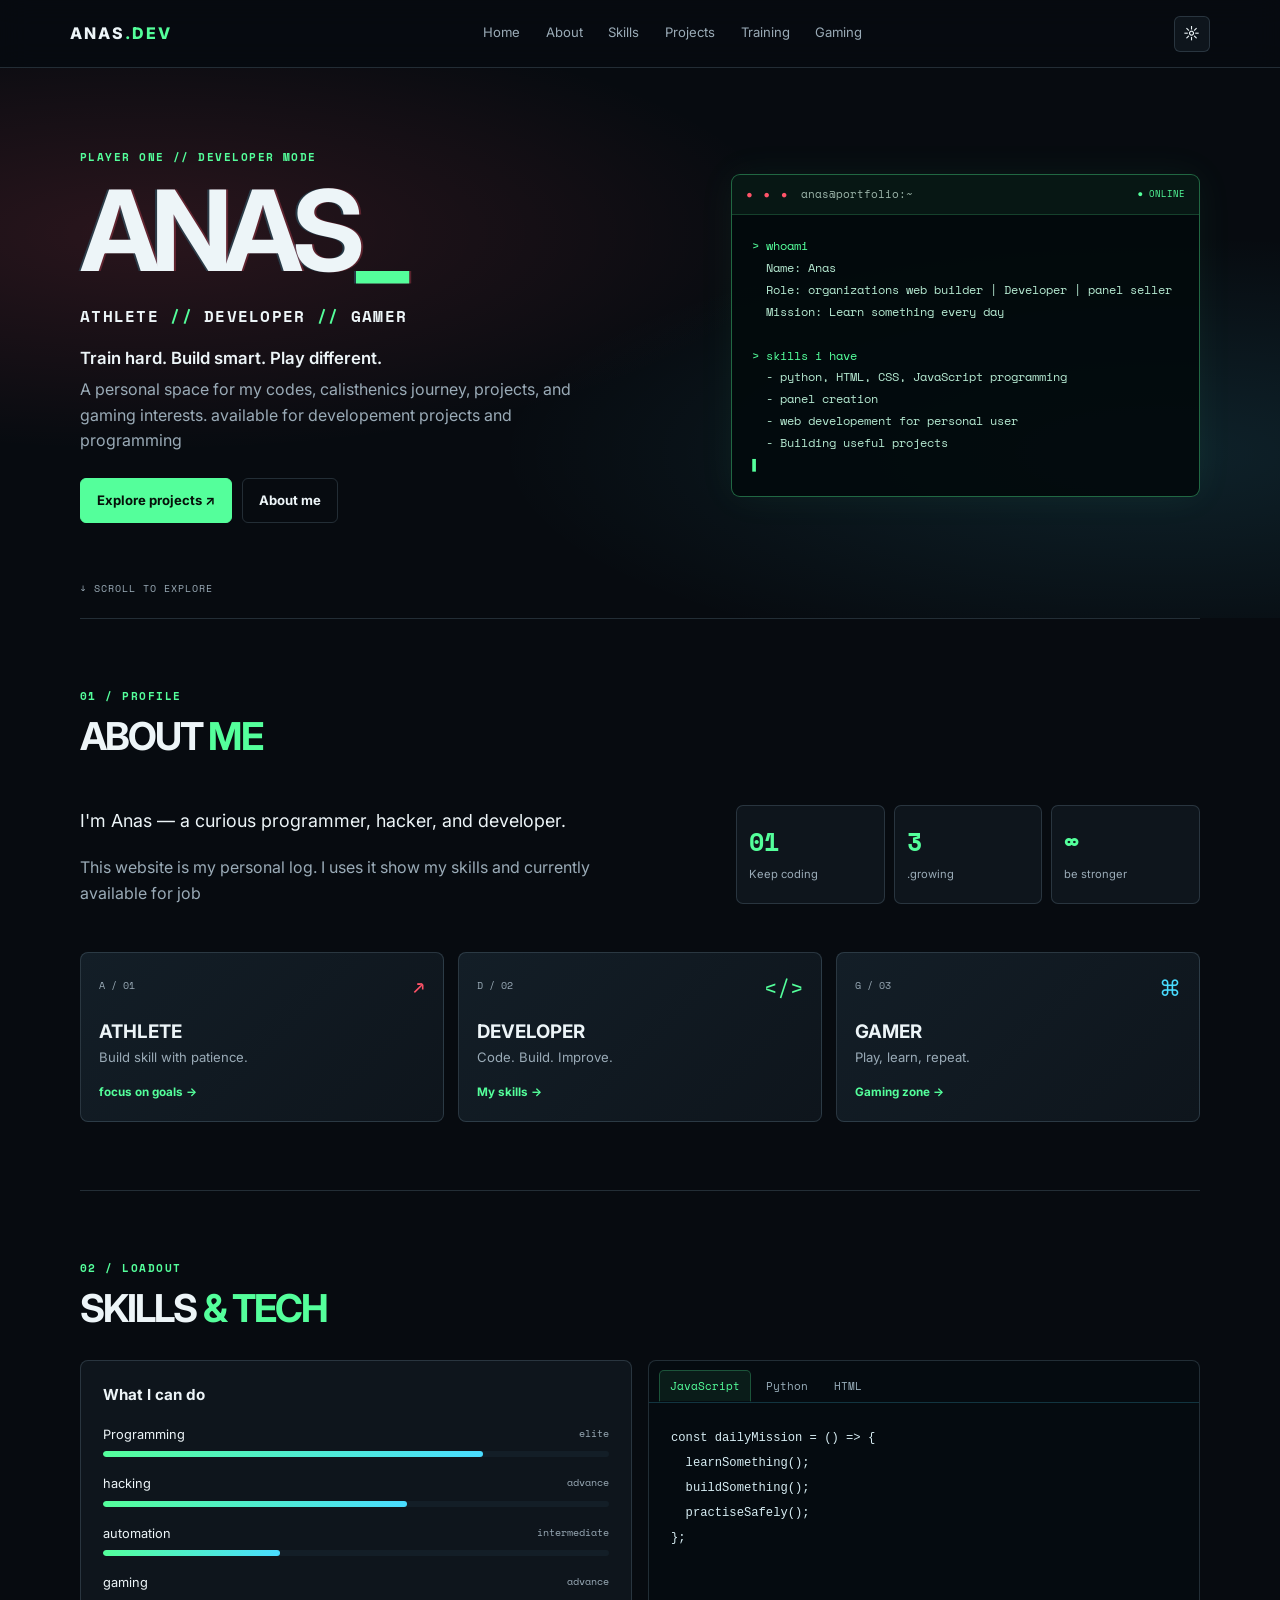
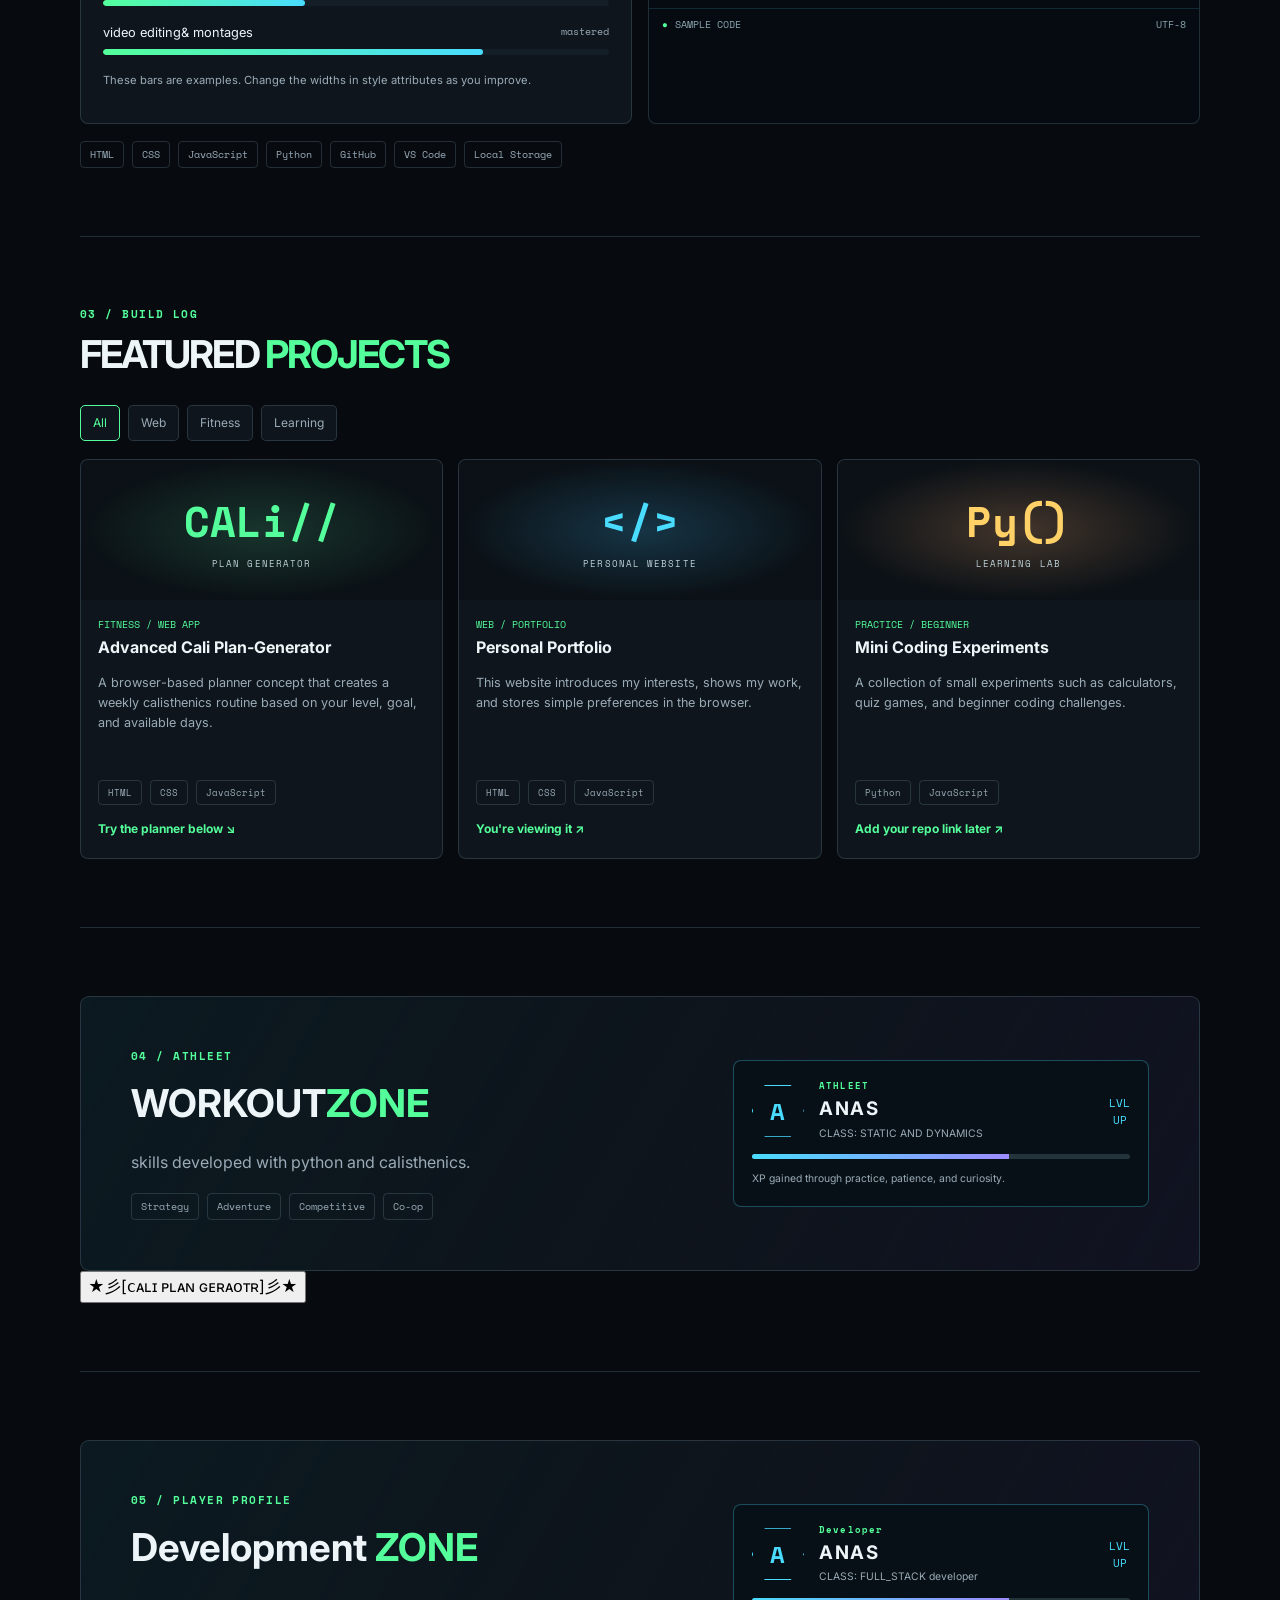
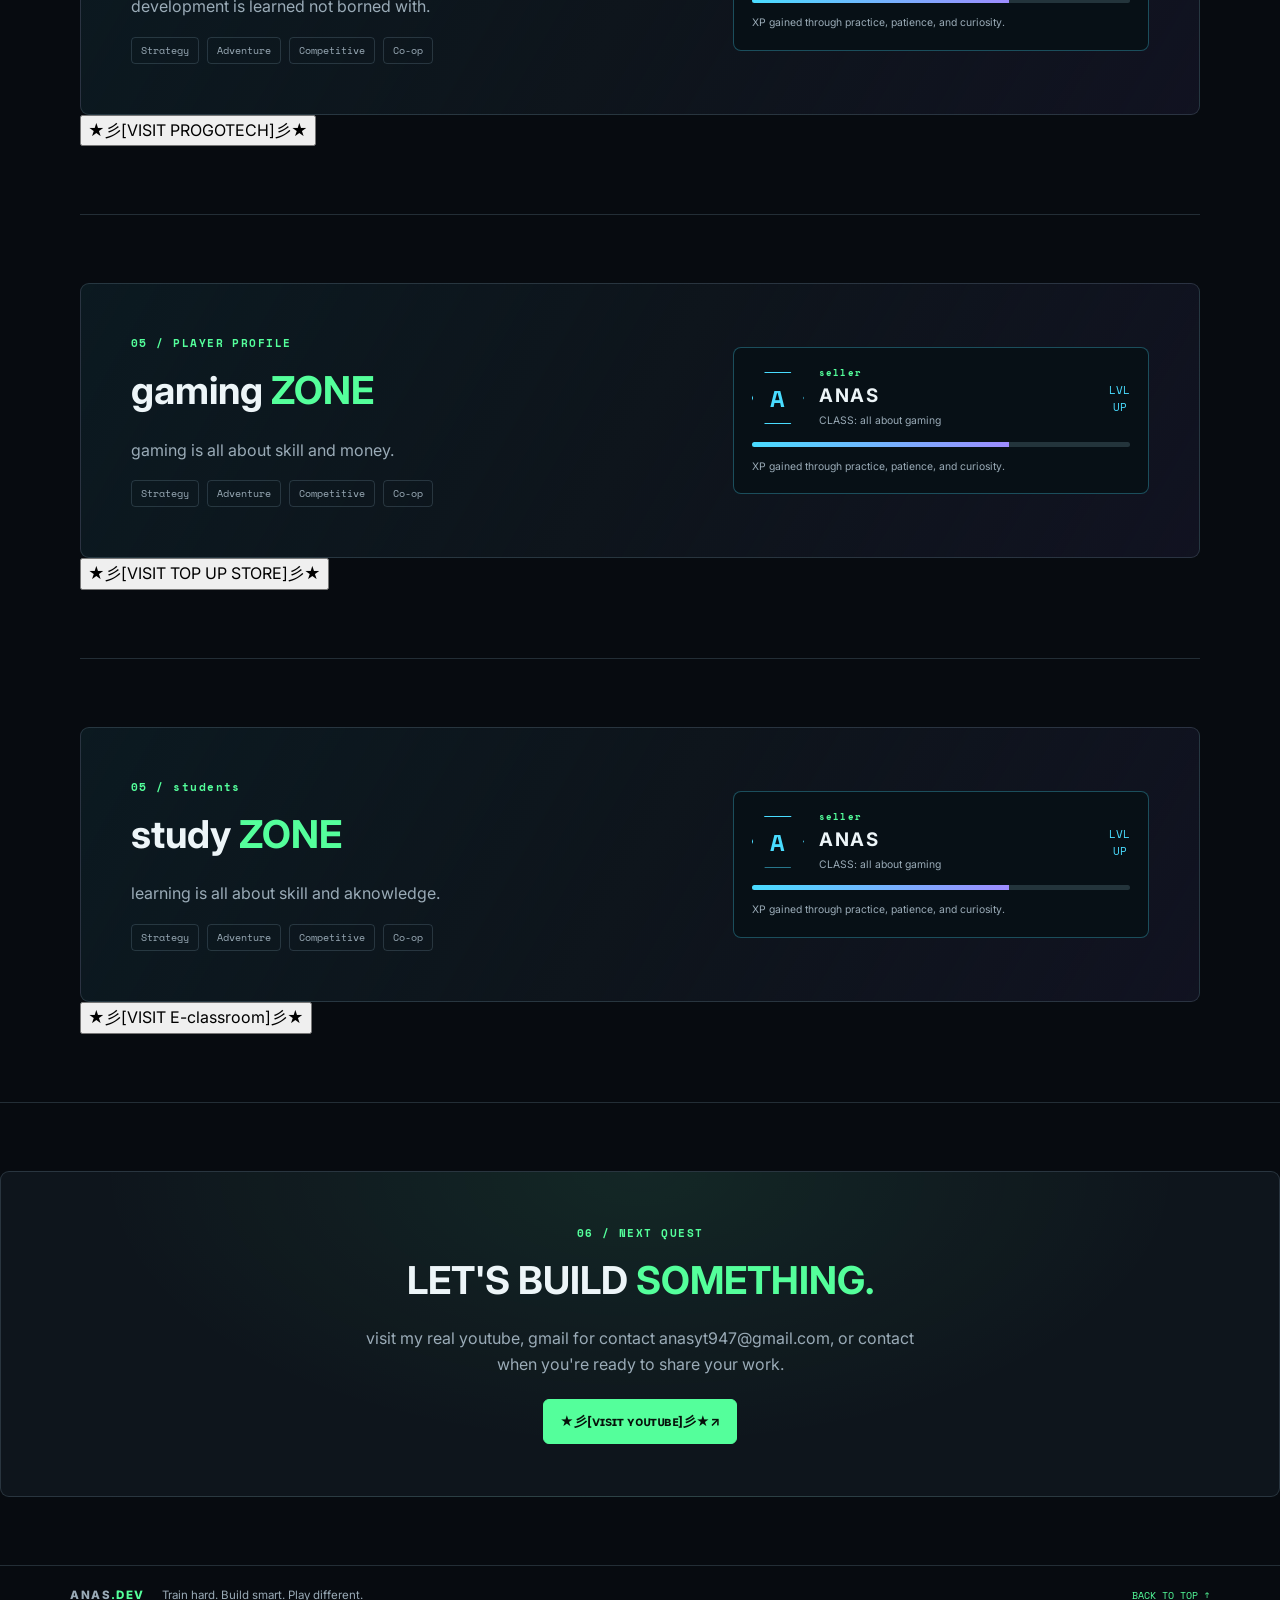
<file: index.html>
<!DOCTYPE html>
<html lang="en">
<head>
  <meta charset="UTF-8">
  <meta name="viewport" content="width=device-width, initial-scale=1.0">
  <title>Anas | Athlete • Developer • Gamer</title>
  <link rel="stylesheet" href="style.css">
  <script src="script.js" defer></script>
</head>
<body>
  <header class="topbar">
    <a class="logo" href="#home">ANAS<span>.DEV</span></a>
    <button id="menuButton" class="menu-button" aria-label="Open navigation">☰</button>
    <nav id="navigation">
      <a href="#home">Home</a>
      <a href="#about">About</a>
      <a href="#skills">Skills</a>
      <a href="#projects">Projects</a>
      <a href="#training">Training</a>
      <a href="#gaming">Gaming</a>
    </nav>
    <button id="themeButton" class="small-button" aria-label="Change theme">☼</button>
  </header>

  <main>
    <section class="hero wrap" id="home">
      <div class="hero-text">
        <p class="eyebrow">PLAYER ONE // DEVELOPER MODE</p>
        <h1>ANAS<span class="green">_</span></h1>
        <h2>ATHLETE <span>//</span> DEVELOPER <span>//</span> GAMER</h2>
        <p class="intro">Train hard. Build smart. Play different.</p>
        <p class="muted">A personal space for my codes, calisthenics journey, projects, and gaming interests. available for developement projects and programming </p>
        <div class="button-row">
          <a class="button primary" href="#projects">Explore projects ↗</a>
          <a class="button" href="#about">About me</a>
        </div>
      </div>

      <div class="terminal">
        <div class="terminal-title"><span class="lights">● ● ●</span> anas@portfolio:~ <span class="online">● ONLINE</span></div>
        <div class="terminal-content">
          <p><span class="green">&gt;</span> whoami</p>
          <p class="terminal-output">Name: Anas</p>
          <p class="terminal-output">Role: organizations web builder | Developer | panel seller</p>
          <p class="terminal-output">Mission: Learn something every day</p>
          <br>
          <p><span class="green">&gt;</span> skills i have</p>
          <p class="terminal-output">- python, HTML, CSS, JavaScript programming</p>
          <p class="terminal-output">- panel creation</p>
          <p class="terminal-output">- web developement for personal user</p>
          <p class="terminal-output">- Building useful projects</p>
          <p class="cursor">▌</p>
        </div>
      </div>
      <a class="scroll-link" href="#about">↓ SCROLL TO EXPLORE</a>
    </section>

    <section class="section wrap" id="about">
      <p class="eyebrow">01 / PROFILE</p>
      <h2 class="section-title">ABOUT <span class="green">ME</span></h2>
      <div class="about-grid">
        <div>
          <p class="big-text">I'm Anas — a curious programmer, hacker, and developer.</p>
          <p class="muted">This website is my personal log. I uses it show my skills and currently available for job</p>
        </div>
        <div class="stats">
          <div class="stat"><strong>01</strong><span>Keep coding </span></div>
          <div class="stat"><strong>3</strong><span>.growing</span></div>
          <div class="stat"><strong>∞</strong><span>be stronger</span></div>
        </div>
      </div>

      <div class="interest-grid">
        <a class="interest-card red-card" href="#training">
          <span class="card-number">A / 01</span><span class="card-icon">↗</span>
          <h3>ATHLETE</h3><p>Build skill with patience.</p><span class="card-link">focus on goals →</span>
        </a>
        <a class="interest-card green-card" href="#skills">
          <span class="card-number">D / 02</span><span class="card-icon">&lt;/&gt;</span>
          <h3>DEVELOPER</h3><p>Code. Build. Improve.</p><span class="card-link">My skills →</span>
        </a>
        <a class="interest-card blue-card" href="#gaming">
          <span class="card-number">G / 03</span><span class="card-icon">⌘</span>
          <h3>GAMER</h3><p>Play, learn, repeat.</p><span class="card-link">Gaming zone →</span>
        </a>
      </div>
    </section>

    <section class="section wrap" id="skills">
      <p class="eyebrow">02 / LOADOUT</p>
      <h2 class="section-title">SKILLS <span class="green">&amp; TECH</span></h2>
      <div class="skills-grid">
        <div class="panel">
          <h3>What I can do</h3>
          <div class="skill"><div><span>Programming</span><span>elite</span></div><div class="bar"><span style="width:75%"></span></div></div>
          <div class="skill"><div><span>hacking</span><span>advance</span></div><div class="bar"><span style="width:60%"></span></div></div>
          <div class="skill"><div><span>automation</span><span>intermediate</span></div><div class="bar"><span style="width:35%"></span></div></div>
          <div class="skill"><div><span>gaming</span><span>advance</span></div><div class="bar"><span style="width:40%"></span></div></div>
          <div class="skill"><div><span>video editing&amp; montages</span><span>mastered</span></div><div class="bar"><span style="width:75%"></span></div></div>
          <p class="hint">These bars are examples. Change the widths in style attributes as you improve.</p>
        </div>
        <div class="panel code-panel">
          <div class="tabs">
            <button class="tab active" data-language="javascript">JavaScript</button>
            <button class="tab" data-language="python">Python</button>
            <button class="tab" data-language="html">HTML</button>
          </div>
          <pre><code id="codeExample">const dailyMission = () =&gt; {
  learnSomething();
  buildSomething();
  practiseSafely();
};</code></pre>
          <p class="code-footer"><span class="green">●</span> SAMPLE CODE <span>UTF-8</span></p>
        </div>
      </div>
      <div class="tags"><span>HTML</span><span>CSS</span><span>JavaScript</span><span>Python</span><span>GitHub</span><span>VS Code</span><span>Local Storage</span></div>
    </section>

    <section class="section wrap" id="projects">
      <p class="eyebrow">03 / BUILD LOG</p>
      <h2 class="section-title">FEATURED <span class="green">PROJECTS</span></h2>
      <div class="filters">
        <button class="filter active" data-filter="all">All</button>
        <button class="filter" data-filter="web">Web</button>
        <button class="filter" data-filter="fitness">Fitness</button>
        <button class="filter" data-filter="learning">Learning</button>
      </div>
      <div class="project-grid">
        <article class="project-card" data-category="web fitness">
          <div class="project-art art-plan"><span>CALi//</span><small>PLAN GENERATOR</small></div>
          <div class="project-content"><p class="project-type">FITNESS / WEB APP</p><h3>Advanced Cali Plan-Generator</h3><p>A browser-based planner concept that creates a weekly calisthenics routine based on your level, goal, and available days.</p><div class="tags small-tags"><span>HTML</span><span>CSS</span><span>JavaScript</span></div><a class="project-link" href="#training">Try the planner below ↘</a></div>
        </article>
        <article class="project-card" data-category="web learning">
          <div class="project-art art-portfolio"><span>&lt;/&gt;</span><small>PERSONAL WEBSITE</small></div>
          <div class="project-content"><p class="project-type">WEB / PORTFOLIO</p><h3>Personal Portfolio</h3><p>This website introduces my interests, shows my work, and stores simple preferences in the browser.</p><div class="tags small-tags"><span>HTML</span><span>CSS</span><span>JavaScript</span></div><a class="project-link" href="#home">You're viewing it ↗</a></div>
        </article>
        <article class="project-card" data-category="learning">
          <div class="project-art art-lab"><span>Py()</span><small>LEARNING LAB</small></div>
          <div class="project-content"><p class="project-type">PRACTICE / BEGINNER</p><h3>Mini Coding Experiments</h3><p>A collection of small experiments such as calculators, quiz games, and beginner coding challenges.</p><div class="tags small-tags"><span>Python</span><span>JavaScript</span></div><a class="project-link" href="#contact">Add your repo link later ↗</a></div>
        </article>
      </div>
    </section>
</button>
        <section class="section wrap" id="training">
      <div class="gaming-box">
        <div><p class="eyebrow">04 / ATHLEET</p><h2>WORKOUT<span class="green">ZONE</span></h2><p class="muted">skills developed with python and calisthenics.</p><div class="tags"><span>Strategy</span><span>Adventure</span><span>Competitive</span><span>Co-op</span></div></div>
        <div class="player-card"><div class="avatar">A</div><div><p class="eyebrow">ATHLEET</p><h3>ANAS</h3><p class="muted">CLASS: STATIC AND DYNAMICS</p></div><strong class="level-up">LVL<br>UP</strong><div class="xp-bar"><span></span></div><small class="muted">XP gained through practice, patience, and curiosity.</small></div>
      </div>
       <button type="button" onclick="window.location.href='https://anasjamali947.github.io/plan-genrator/'">
     ★彡[ᴄᴀʟɪ ᴘʟᴀɴ ɢᴇʀᴀᴏᴛʀ]彡★
</button>
    </section>

    <section class="section wrap" id="developer">
      <div class="gaming-box">
        <div><p class="eyebrow">05 / PLAYER PROFILE</p><h2>Development <span class="green">ZONE</span></h2><p class="muted">development is learned not borned with.</p><div class="tags"><span>Strategy</span><span>Adventure</span><span>Competitive</span><span>Co-op</span></div></div>
        <div class="player-card"><div class="avatar">A</div><div><p class="eyebrow">Developer</p><h3>ANAS</h3><p class="muted">CLASS: FULL_STACK developer</p></div><strong class="level-up">LVL<br>UP</strong><div class="xp-bar"><span></span></div><small class="muted">XP gained through practice, patience, and curiosity.</small></div>
      </div>
       <button type="button" onclick="window.location.href='https://anasjamali947.github.io/Progotech/'">
    ★彡[VISIT PROGOTECH]彡★
</button>
    </section>
     <section class="section wrap" id="gaming">
      <div class="gaming-box">
        <div><p class="eyebrow">05 / PLAYER PROFILE</p><h2>gaming <span class="green">ZONE</span></h2><p class="muted">gaming is all about skill and money.</p><div class="tags"><span>Strategy</span><span>Adventure</span><span>Competitive</span><span>Co-op</span></div></div>
        <div class="player-card"><div class="avatar">A</div><div><p class="eyebrow">seller</p><h3>ANAS</h3><p class="muted">CLASS: all about gaming</p></div><strong class="level-up">LVL<br>UP</strong><div class="xp-bar"><span></span></div><small class="muted">XP gained through practice, patience, and curiosity.</small></div>
      </div>
  <button type="button" onclick="window.location.href='https://future-x-load.base44.app/'">
  ★彡[VISIT TOP UP STORE]彡★
</button>
    </section>
    <section class="section wrap" id="gaming">
      <div class="gaming-box">
        <div><p class="eyebrow">05 / students</p><h2>study <span class="green">ZONE</span></h2><p class="muted">learning is all about skill and aknowledge.</p><div class="tags"><span>Strategy</span><span>Adventure</span><span>Competitive</span><span>Co-op</span></div></div>
        <div class="player-card"><div class="avatar">A</div><div><p class="eyebrow">seller</p><h3>ANAS</h3><p class="muted">CLASS: all about gaming</p></div><strong class="level-up">LVL<br>UP</strong><div class="xp-bar"><span></span></div><small class="muted">XP gained through practice, patience, and curiosity.</small></div>
      </div>
  <button type="button" onclick="window.location.href='https://anastroll-edu-hub.base44.app/'">
  ★彡[VISIT E-classroom]彡★
</button>
    </section>

    <section class="section wrp" id="contact">
      <div class="contact-box">
        <p class="eyebrow">06 / NEXT QUEST</p>
        <h2>LET'S BUILD <span class="green">SOMETHING.</span></h2>
        <p class="muted">visit my real youtube, gmail for contact anasyt947@gmail.com, or contact when you're ready to share your work.</p>
        <a class="button primary" href="http://www.youtube.com/@SOLO_DISSOLVER" target="_blank" rel="noreferrer">★彡[ᴠɪꜱɪᴛ ʏᴏᴜᴛᴜʙᴇ]彡★↗</a>
      </div>
    </section>
  </main>

  <footer class="footer"><a class="logo" href="#home">ANAS<span>.DEV</span></a><p>Train hard. Build smart. Play different.</p><a href="#home">BACK TO TOP ↑</a></footer>
</body>
</html>
</file>
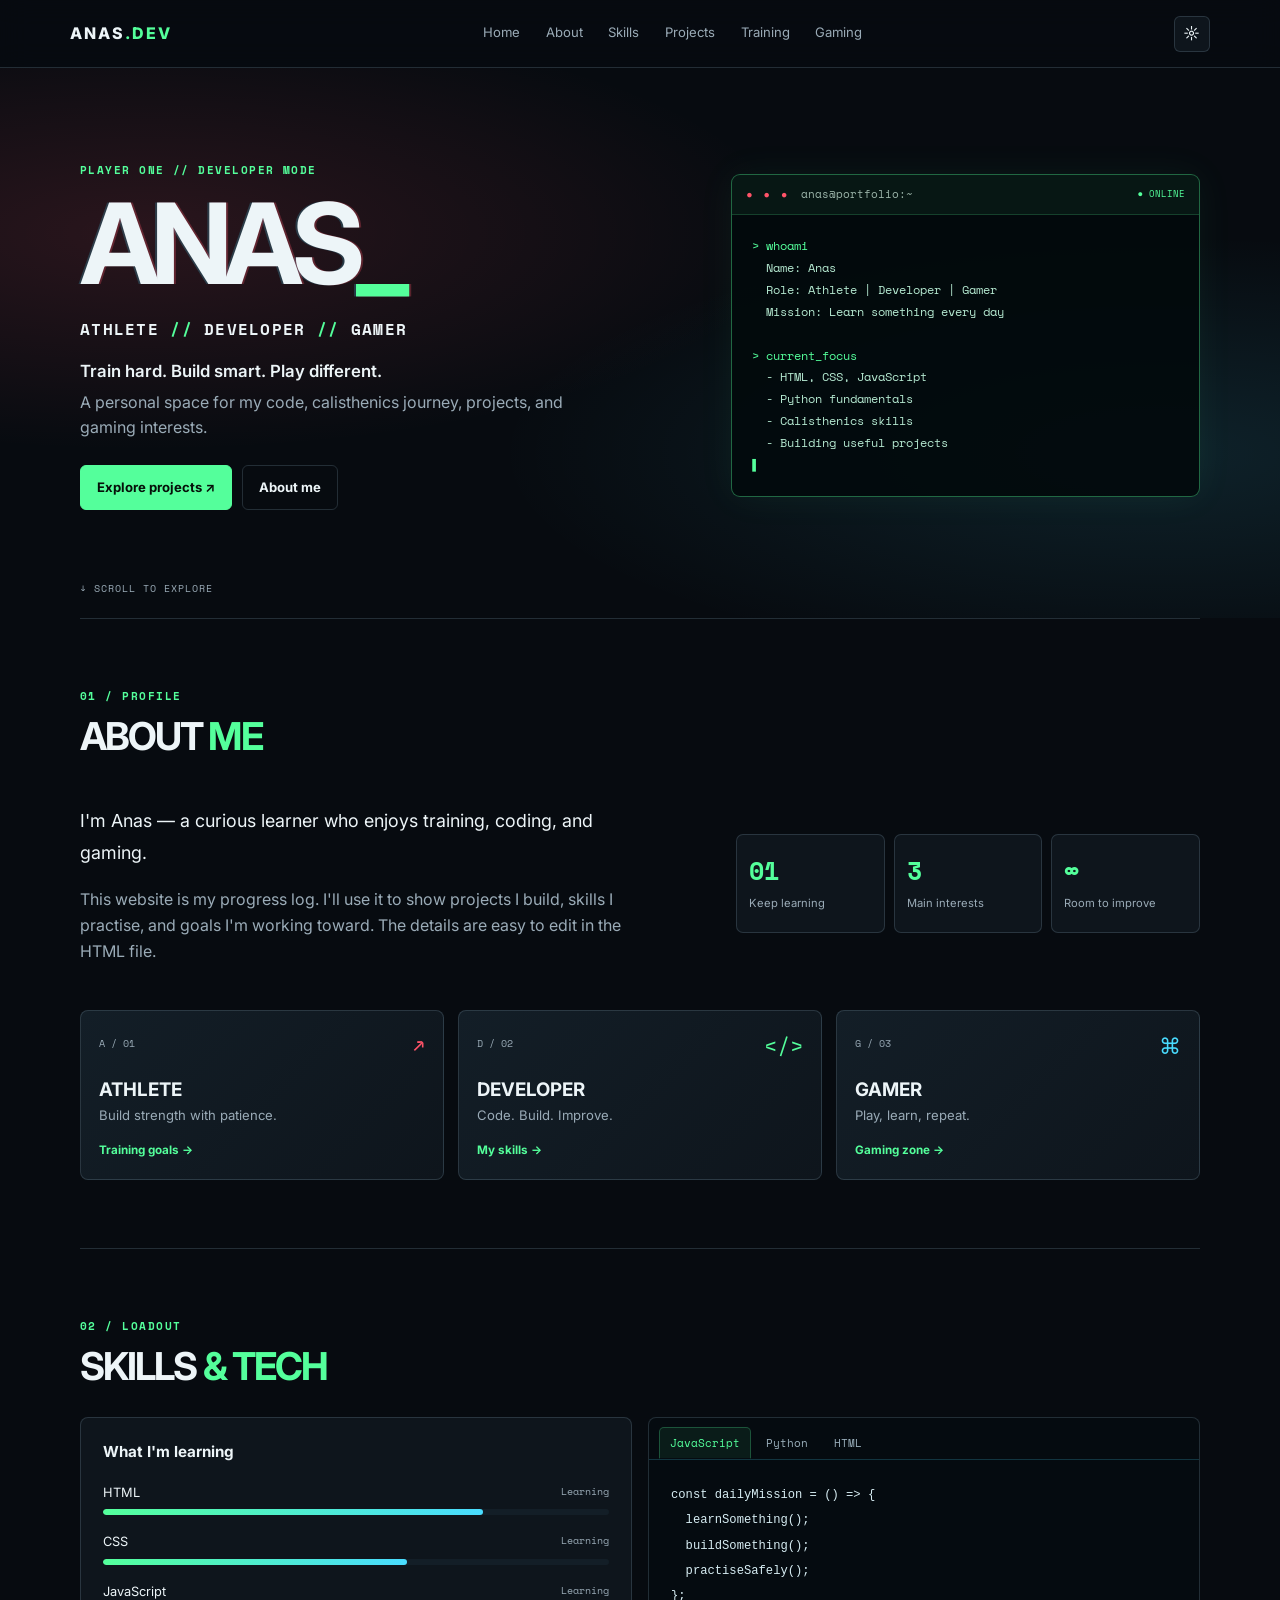
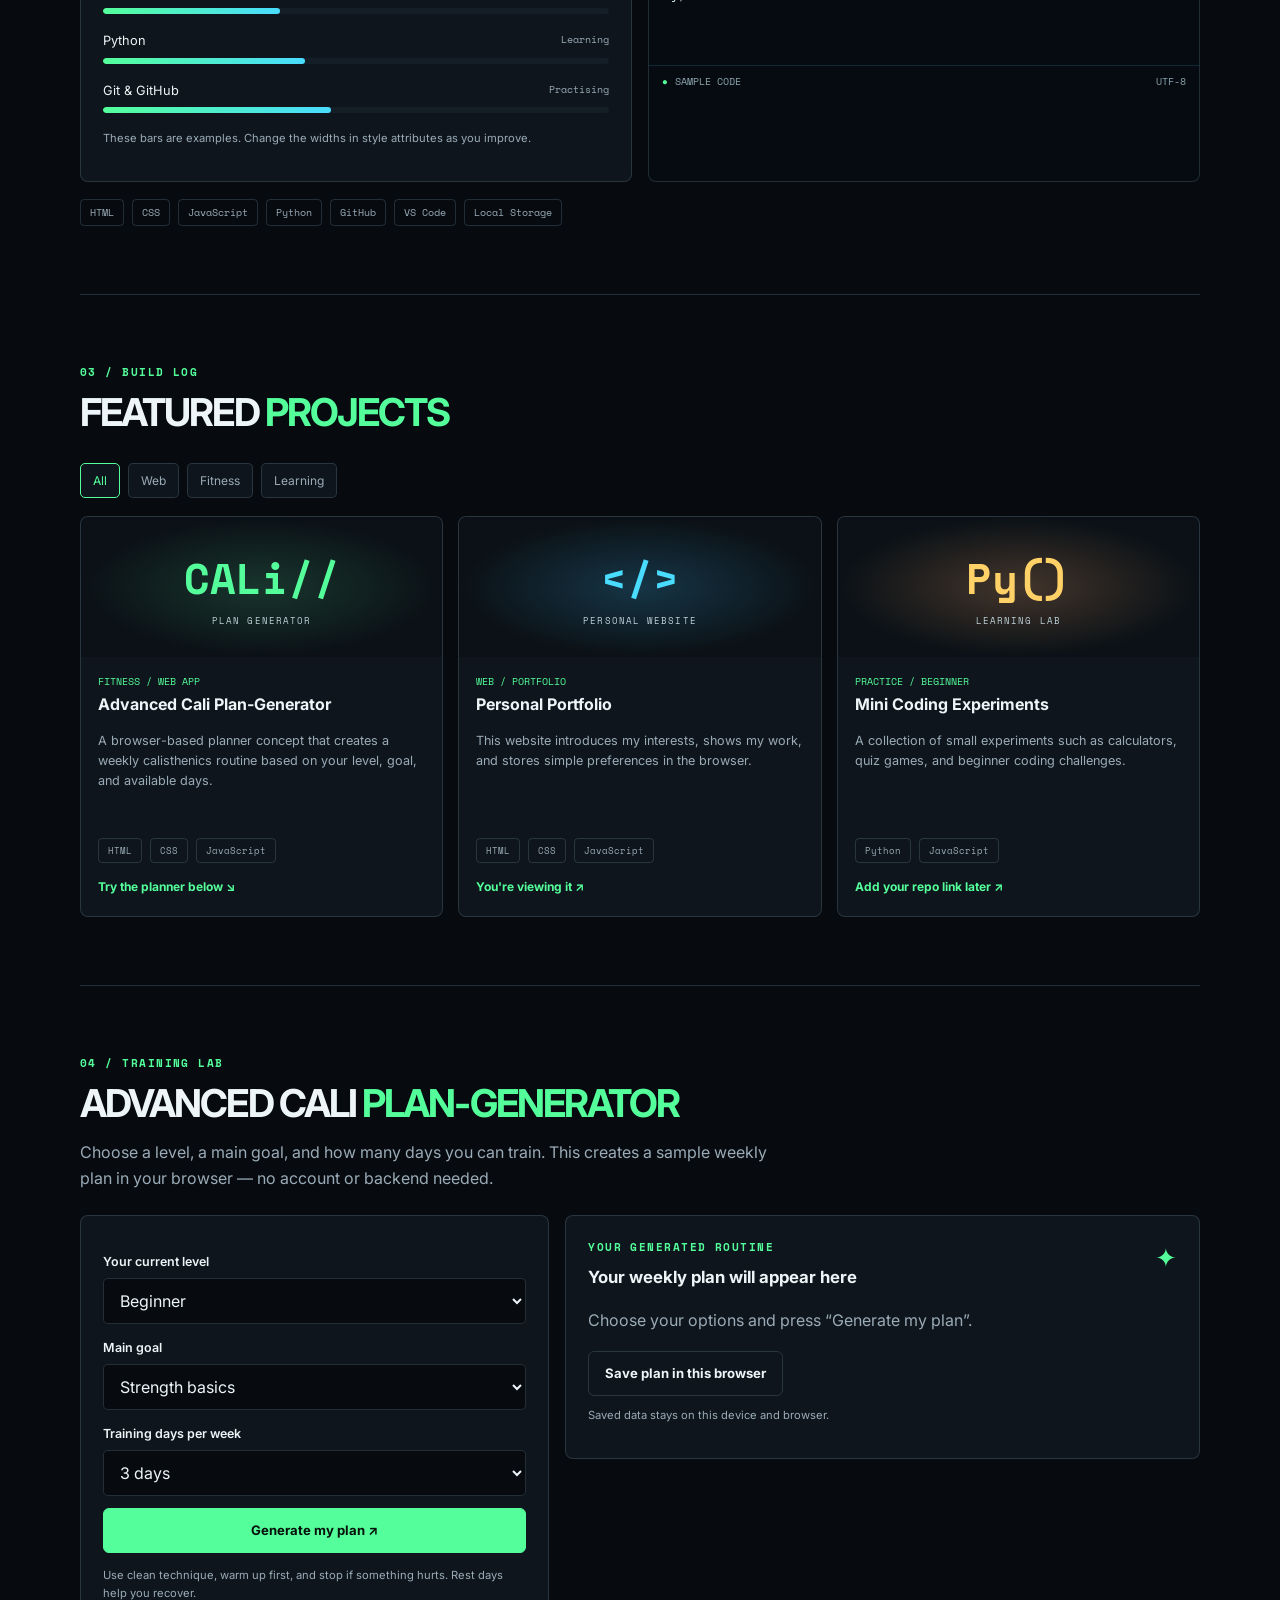
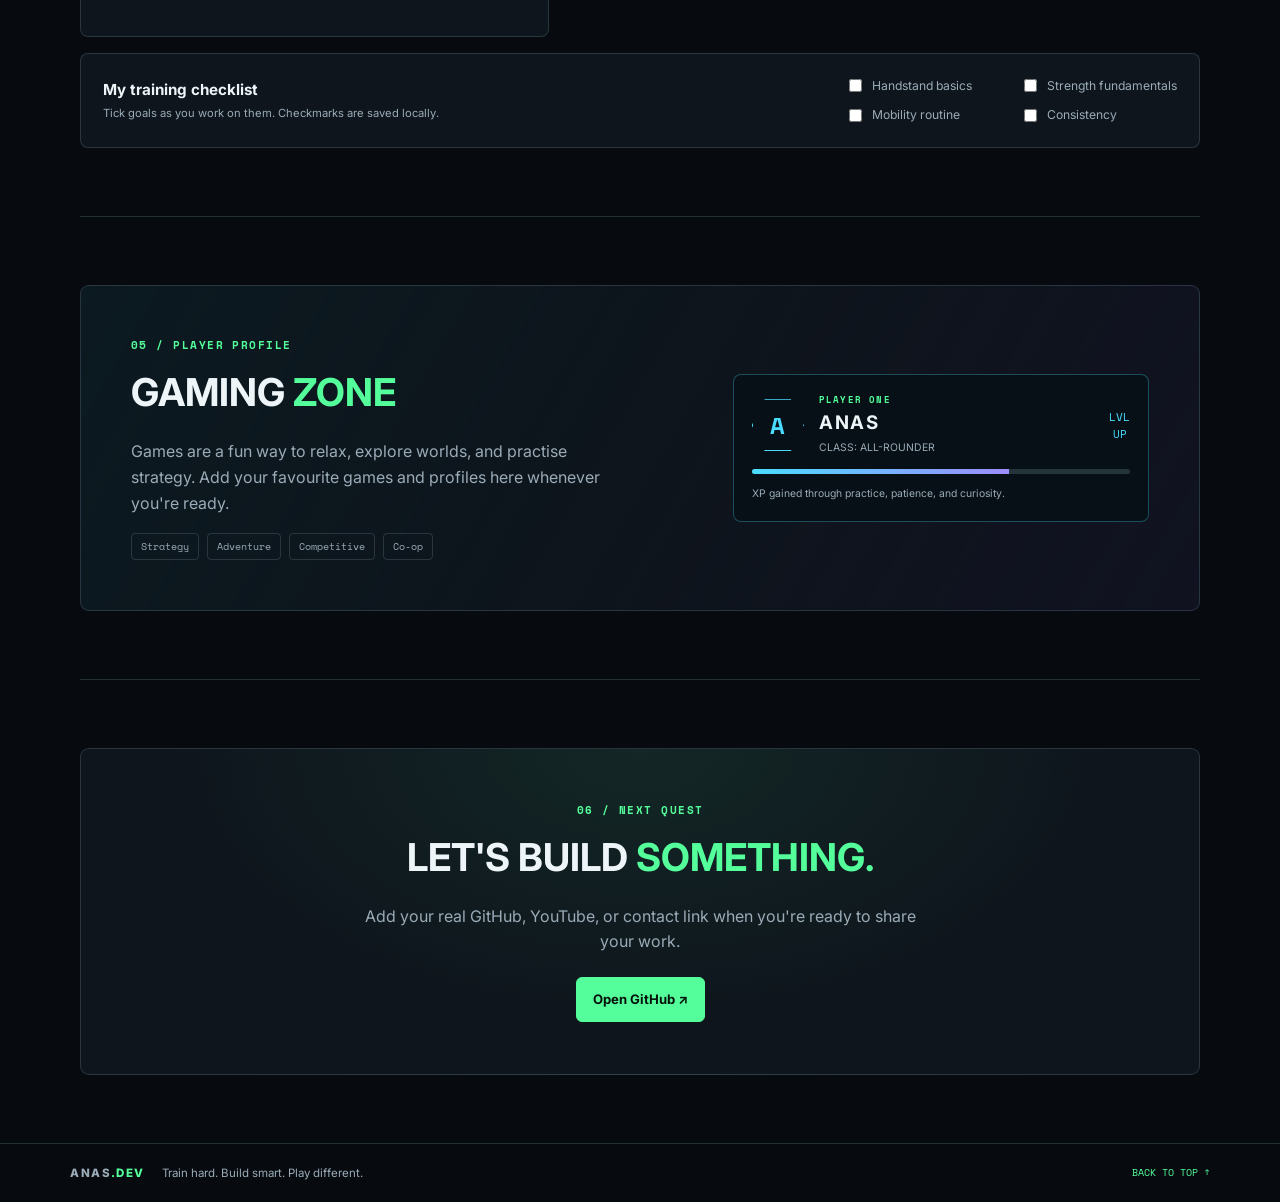
<file: portfolio.html>
<!DOCTYPE html>
<html lang="en">
<head>
  <meta charset="UTF-8">
  <meta name="viewport" content="width=device-width, initial-scale=1.0">
  <title>Anas | Athlete • Developer • Gamer</title>
  <link rel="stylesheet" href="style.css">
  <script src="script.js" defer></script>
</head>
<body>
  <header class="topbar">
    <a class="logo" href="#home">ANAS<span>.DEV</span></a>
    <button id="menuButton" class="menu-button" aria-label="Open navigation">☰</button>
    <nav id="navigation">
      <a href="#home">Home</a>
      <a href="#about">About</a>
      <a href="#skills">Skills</a>
      <a href="#projects">Projects</a>
      <a href="#training">Training</a>
      <a href="#gaming">Gaming</a>
    </nav>
    <button id="themeButton" class="small-button" aria-label="Change theme">☼</button>
  </header>

  <main>
    <section class="hero wrap" id="home">
      <div class="hero-text">
        <p class="eyebrow">PLAYER ONE // DEVELOPER MODE</p>
        <h1>ANAS<span class="green">_</span></h1>
        <h2>ATHLETE <span>//</span> DEVELOPER <span>//</span> GAMER</h2>
        <p class="intro">Train hard. Build smart. Play different.</p>
        <p class="muted">A personal space for my code, calisthenics journey, projects, and gaming interests.</p>
        <div class="button-row">
          <a class="button primary" href="#projects">Explore projects ↗</a>
          <a class="button" href="#about">About me</a>
        </div>
      </div>

      <div class="terminal">
        <div class="terminal-title"><span class="lights">● ● ●</span> anas@portfolio:~ <span class="online">● ONLINE</span></div>
        <div class="terminal-content">
          <p><span class="green">&gt;</span> whoami</p>
          <p class="terminal-output">Name: Anas</p>
          <p class="terminal-output">Role: Athlete | Developer | Gamer</p>
          <p class="terminal-output">Mission: Learn something every day</p>
          <br>
          <p><span class="green">&gt;</span> current_focus</p>
          <p class="terminal-output">- HTML, CSS, JavaScript</p>
          <p class="terminal-output">- Python fundamentals</p>
          <p class="terminal-output">- Calisthenics skills</p>
          <p class="terminal-output">- Building useful projects</p>
          <p class="cursor">▌</p>
        </div>
      </div>
      <a class="scroll-link" href="#about">↓ SCROLL TO EXPLORE</a>
    </section>

    <section class="section wrap" id="about">
      <p class="eyebrow">01 / PROFILE</p>
      <h2 class="section-title">ABOUT <span class="green">ME</span></h2>
      <div class="about-grid">
        <div>
          <p class="big-text">I'm Anas — a curious learner who enjoys training, coding, and gaming.</p>
          <p class="muted">This website is my progress log. I'll use it to show projects I build, skills I practise, and goals I'm working toward. The details are easy to edit in the HTML file.</p>
        </div>
        <div class="stats">
          <div class="stat"><strong>01</strong><span>Keep learning</span></div>
          <div class="stat"><strong>3</strong><span>Main interests</span></div>
          <div class="stat"><strong>∞</strong><span>Room to improve</span></div>
        </div>
      </div>

      <div class="interest-grid">
        <a class="interest-card red-card" href="#training">
          <span class="card-number">A / 01</span><span class="card-icon">↗</span>
          <h3>ATHLETE</h3><p>Build strength with patience.</p><span class="card-link">Training goals →</span>
        </a>
        <a class="interest-card green-card" href="#skills">
          <span class="card-number">D / 02</span><span class="card-icon">&lt;/&gt;</span>
          <h3>DEVELOPER</h3><p>Code. Build. Improve.</p><span class="card-link">My skills →</span>
        </a>
        <a class="interest-card blue-card" href="#gaming">
          <span class="card-number">G / 03</span><span class="card-icon">⌘</span>
          <h3>GAMER</h3><p>Play, learn, repeat.</p><span class="card-link">Gaming zone →</span>
        </a>
      </div>
    </section>

    <section class="section wrap" id="skills">
      <p class="eyebrow">02 / LOADOUT</p>
      <h2 class="section-title">SKILLS <span class="green">&amp; TECH</span></h2>
      <div class="skills-grid">
        <div class="panel">
          <h3>What I'm learning</h3>
          <div class="skill"><div><span>HTML</span><span>Learning</span></div><div class="bar"><span style="width:75%"></span></div></div>
          <div class="skill"><div><span>CSS</span><span>Learning</span></div><div class="bar"><span style="width:60%"></span></div></div>
          <div class="skill"><div><span>JavaScript</span><span>Learning</span></div><div class="bar"><span style="width:35%"></span></div></div>
          <div class="skill"><div><span>Python</span><span>Learning</span></div><div class="bar"><span style="width:40%"></span></div></div>
          <div class="skill"><div><span>Git &amp; GitHub</span><span>Practising</span></div><div class="bar"><span style="width:45%"></span></div></div>
          <p class="hint">These bars are examples. Change the widths in style attributes as you improve.</p>
        </div>
        <div class="panel code-panel">
          <div class="tabs">
            <button class="tab active" data-language="javascript">JavaScript</button>
            <button class="tab" data-language="python">Python</button>
            <button class="tab" data-language="html">HTML</button>
          </div>
          <pre><code id="codeExample">const dailyMission = () =&gt; {
  learnSomething();
  buildSomething();
  practiseSafely();
};</code></pre>
          <p class="code-footer"><span class="green">●</span> SAMPLE CODE <span>UTF-8</span></p>
        </div>
      </div>
      <div class="tags"><span>HTML</span><span>CSS</span><span>JavaScript</span><span>Python</span><span>GitHub</span><span>VS Code</span><span>Local Storage</span></div>
    </section>

    <section class="section wrap" id="projects">
      <p class="eyebrow">03 / BUILD LOG</p>
      <h2 class="section-title">FEATURED <span class="green">PROJECTS</span></h2>
      <div class="filters">
        <button class="filter active" data-filter="all">All</button>
        <button class="filter" data-filter="web">Web</button>
        <button class="filter" data-filter="fitness">Fitness</button>
        <button class="filter" data-filter="learning">Learning</button>
      </div>
      <div class="project-grid">
        <article class="project-card" data-category="web fitness">
          <div class="project-art art-plan"><span>CALi//</span><small>PLAN GENERATOR</small></div>
          <div class="project-content"><p class="project-type">FITNESS / WEB APP</p><h3>Advanced Cali Plan-Generator</h3><p>A browser-based planner concept that creates a weekly calisthenics routine based on your level, goal, and available days.</p><div class="tags small-tags"><span>HTML</span><span>CSS</span><span>JavaScript</span></div><a class="project-link" href="#training">Try the planner below ↘</a></div>
        </article>
        <article class="project-card" data-category="web learning">
          <div class="project-art art-portfolio"><span>&lt;/&gt;</span><small>PERSONAL WEBSITE</small></div>
          <div class="project-content"><p class="project-type">WEB / PORTFOLIO</p><h3>Personal Portfolio</h3><p>This website introduces my interests, shows my work, and stores simple preferences in the browser.</p><div class="tags small-tags"><span>HTML</span><span>CSS</span><span>JavaScript</span></div><a class="project-link" href="#home">You're viewing it ↗</a></div>
        </article>
        <article class="project-card" data-category="learning">
          <div class="project-art art-lab"><span>Py()</span><small>LEARNING LAB</small></div>
          <div class="project-content"><p class="project-type">PRACTICE / BEGINNER</p><h3>Mini Coding Experiments</h3><p>A collection of small experiments such as calculators, quiz games, and beginner coding challenges.</p><div class="tags small-tags"><span>Python</span><span>JavaScript</span></div><a class="project-link" href="#contact">Add your repo link later ↗</a></div>
        </article>
      </div>
    </section>

    <section class="section wrap" id="training">
      <p class="eyebrow">04 / TRAINING LAB</p>
      <h2 class="section-title">ADVANCED CALI <span class="green">PLAN-GENERATOR</span></h2>
      <p class="muted section-intro">Choose a level, a main goal, and how many days you can train. This creates a sample weekly plan in your browser — no account or backend needed.</p>
      <div class="planner-grid">
        <form id="planForm" class="panel planner-form">
          <label for="level">Your current level</label>
          <select id="level">
            <option value="beginner">Beginner</option>
            <option value="intermediate">Intermediate</option>
            <option value="advanced">Advanced</option>
          </select>
          <label for="goal">Main goal</label>
          <select id="goal">
            <option value="strength">Strength basics</option>
            <option value="handstand">Handstand</option>
            <option value="planche">Planche progression</option>
            <option value="frontlever">Front lever progression</option>
            <option value="mobility">Mobility &amp; flexibility</option>
          </select>
          <label for="days">Training days per week</label>
          <select id="days">
            <option value="3">3 days</option>
            <option value="4">4 days</option>
            <option value="5">5 days</option>
          </select>
          <button class="button primary full-width" type="submit">Generate my plan ↗</button>
          <p class="hint">Use clean technique, warm up first, and stop if something hurts. Rest days help you recover.</p>
        </form>
        <div class="panel plan-result" aria-live="polite">
          <div class="result-heading"><div><p class="eyebrow">YOUR GENERATED ROUTINE</p><h3 id="planTitle">Your weekly plan will appear here</h3></div><span class="result-icon">✦</span></div>
          <div id="planOutput" class="plan-output"><p class="muted">Choose your options and press “Generate my plan”.</p></div>
          <button id="savePlan" class="button" type="button">Save plan in this browser</button>
          <p id="saveMessage" class="hint" aria-live="polite">Saved data stays on this device and browser.</p>
        </div>
      </div>
      <div class="panel saved-goals">
        <div><h3>My training checklist</h3><p class="hint">Tick goals as you work on them. Checkmarks are saved locally.</p></div>
        <div class="goal-checks">
          <label><input type="checkbox" data-goal="handstand"> Handstand basics</label>
          <label><input type="checkbox" data-goal="strength"> Strength fundamentals</label>
          <label><input type="checkbox" data-goal="mobility"> Mobility routine</label>
          <label><input type="checkbox" data-goal="consistency"> Consistency</label>
        </div>
      </div>
    </section>

    <section class="section wrap" id="gaming">
      <div class="gaming-box">
        <div><p class="eyebrow">05 / PLAYER PROFILE</p><h2>GAMING <span class="green">ZONE</span></h2><p class="muted">Games are a fun way to relax, explore worlds, and practise strategy. Add your favourite games and profiles here whenever you're ready.</p><div class="tags"><span>Strategy</span><span>Adventure</span><span>Competitive</span><span>Co-op</span></div></div>
        <div class="player-card"><div class="avatar">A</div><div><p class="eyebrow">PLAYER ONE</p><h3>ANAS</h3><p class="muted">CLASS: ALL-ROUNDER</p></div><strong class="level-up">LVL<br>UP</strong><div class="xp-bar"><span></span></div><small class="muted">XP gained through practice, patience, and curiosity.</small></div>
      </div>
    </section>

    <section class="section wrap" id="contact">
      <div class="contact-box">
        <p class="eyebrow">06 / NEXT QUEST</p>
        <h2>LET'S BUILD <span class="green">SOMETHING.</span></h2>
        <p class="muted">Add your real GitHub, YouTube, or contact link when you're ready to share your work.</p>
        <a class="button primary" href="https://github.com/" target="_blank" rel="noreferrer">Open GitHub ↗</a>
      </div>
    </section>
  </main>

  <footer class="footer"><a class="logo" href="#home">ANAS<span>.DEV</span></a><p>Train hard. Build smart. Play different.</p><a href="#home">BACK TO TOP ↑</a></footer>
</body>
</html>
</file>
<file: style.css>
@import url('https://fonts.googleapis.com/css2?family=Inter:wght@400;500;600;700;800&family=Space+Mono:wght@400;700&display=swap');

:root {
  --bg: #070b10;
  --panel: #0e151c;
  --panel-light: #131e27;
  --text: #edf5f8;
  --muted: #9aabb7;
  --line: rgba(135, 169, 185, 0.22);
  --green: #54ff9b;
  --cyan: #49dcff;
  --red: #ff5368;
}
* { box-sizing: border-box; }
html { scroll-behavior: smooth; scroll-padding-top: 85px; }
body { margin: 0; background: var(--bg); color: var(--text); font-family: Inter, Arial, sans-serif; line-height: 1.6; }
body.light-theme { --bg: #edf3f5; --panel: #ffffff; --panel-light: #e4edf0; --text: #14242c; --muted: #526a76; --line: rgba(26,65,78,.2); }
a { color: inherit; text-decoration: none; }
button, select { font: inherit; }
button, a { -webkit-tap-highlight-color: transparent; }
::selection { background: var(--green); color: #07110b; }
.topbar { position: sticky; top: 0; z-index: 10; display: flex; align-items: center; gap: 20px; min-height: 68px; padding: 0 5.5%; background: rgba(7,11,16,.94); border-bottom: 1px solid var(--line); backdrop-filter: blur(14px); }
.light-theme .topbar { background: rgba(237,243,245,.94); }
.logo { font-weight: 800; letter-spacing: .12em; white-space: nowrap; }
.logo span { color: var(--green); }
#navigation { display: flex; align-items: center; justify-content: center; gap: clamp(12px, 2vw, 26px); margin: 0 auto; }
#navigation a { padding: 22px 0; color: var(--muted); font-size: .82rem; border-bottom: 2px solid transparent; }
#navigation a:hover { color: var(--green); border-color: var(--green); }
.small-button, .menu-button { width: 36px; height: 36px; border: 1px solid var(--line); border-radius: 6px; background: var(--panel); color: var(--text); cursor: pointer; }
.menu-button { display: none; }
.wrap { width: min(1120px, 89%); margin: 0 auto; }
.hero { min-height: 550px; position: relative; display: grid; grid-template-columns: 1.1fr .9fr; gap: 7%; align-items: center; padding-top: 70px; padding-bottom: 85px; }
.hero::before { content: ""; position: absolute; z-index: -1; inset: 0 -8%; background: radial-gradient(ellipse at 12% 30%, rgba(255,83,104,.14), transparent 40%), radial-gradient(ellipse at 90% 70%, rgba(73,220,255,.11), transparent 40%); pointer-events: none; }
.eyebrow { color: var(--green); font: 700 .7rem 'Space Mono', monospace; letter-spacing: .13em; margin: 0 0 9px; }
.hero h1 { margin: 0; font-size: clamp(4rem, 9vw, 7rem); letter-spacing: -.08em; line-height: 1; text-shadow: 2px 0 rgba(255,83,104,.28), -2px 0 rgba(73,220,255,.2); }
.green { color: var(--green); }
.hero h2 { font: 700 clamp(.75rem, 1.7vw, 1rem) 'Space Mono', monospace; letter-spacing: .08em; margin: 18px 0 8px; }
.hero h2 span { color: var(--green); }
.intro { font-size: 1.05rem; font-weight: 600; margin-bottom: 5px; }
.muted { color: var(--muted); }
.hero-text > .muted { max-width: 500px; margin-top: 5px; }
.button-row { display: flex; gap: 10px; flex-wrap: wrap; margin-top: 24px; }
.button { display: inline-flex; align-items: center; justify-content: center; gap: 8px; border: 1px solid var(--line); border-radius: 6px; padding: 11px 16px; background: transparent; color: var(--text); cursor: pointer; font-size: .82rem; font-weight: 700; transition: transform .2s, border-color .2s; }
.button:hover { transform: translateY(-2px); border-color: var(--green); }
.button.primary { background: var(--green); color: #06110a; border-color: var(--green); }
.full-width { width: 100%; margin-top: 12px; }
.terminal { overflow: hidden; border: 1px solid rgba(84,255,155,.38); border-radius: 9px; background: rgba(3,10,13,.92); box-shadow: 0 0 38px rgba(84,255,155,.06); font: .76rem/1.8 'Space Mono', monospace; }
.terminal-title { display: flex; align-items: center; gap: 12px; padding: 10px 14px; border-bottom: 1px solid rgba(84,255,155,.18); background: rgba(84,255,155,.06); color: #9cb5aa; font-size: .66rem; }
.lights { color: var(--red); letter-spacing: 2px; }.online { margin-left: auto; color: var(--green); font-size: .58rem; }
.terminal-content { padding: 20px; color: var(--green); }
.terminal-content p { margin: 0; }.terminal-output { padding-left: 14px; color: #b4e8d0; }.cursor { animation: blink 1s steps(2, start) infinite; }
.scroll-link { position: absolute; bottom: 22px; color: var(--muted); font: .63rem 'Space Mono', monospace; letter-spacing: .1em; }
.section { padding-top: 68px; padding-bottom: 68px; border-top: 1px solid var(--line); scroll-margin-top: 80px; }
.section-title { margin: 0 0 28px; font-size: clamp(1.7rem, 4vw, 2.4rem); letter-spacing: -.05em; line-height: 1.2; }
.about-grid { display: grid; grid-template-columns: 1.1fr .9fr; align-items: center; gap: 8%; }
.big-text { font-size: 1.12rem; line-height: 1.8; }
.stats { display: grid; grid-template-columns: repeat(3, 1fr); gap: 9px; }
.stat { padding: 17px 12px; border: 1px solid var(--line); background: var(--panel); border-radius: 7px; }
.stat strong { display: block; color: var(--green); font: 700 1.55rem 'Space Mono', monospace; }
.stat span { font-size: .7rem; color: var(--muted); }
.interest-grid { display: grid; grid-template-columns: repeat(3, 1fr); gap: 14px; margin-top: 30px; }
.interest-card { min-height: 170px; padding: 18px; border: 1px solid var(--line); border-radius: 8px; background: linear-gradient(135deg, var(--panel-light), var(--panel)); transition: transform .2s, border-color .2s; }
.interest-card:hover { transform: translateY(-4px); border-color: var(--green); }
.card-number { color: var(--muted); font: .63rem 'Space Mono', monospace; }
.card-icon { float: right; color: var(--green); font: 1.4rem 'Space Mono', monospace; }
.red-card .card-icon { color: var(--red); }.blue-card .card-icon { color: var(--cyan); }
.interest-card h3 { margin: 20px 0 0; }.interest-card p { margin: 0 0 10px; color: var(--muted); font-size: .82rem; }.card-link { color: var(--green); font-size: .73rem; font-weight: 700; }
.skills-grid { display: grid; grid-template-columns: 1fr 1fr; gap: 16px; }
.panel { padding: 22px; border: 1px solid var(--line); border-radius: 8px; background: var(--panel); }
.panel h3 { margin: 0 0 18px; font-size: .95rem; }
.skill { margin: 17px 0; }.skill > div:first-child { display: flex; justify-content: space-between; gap: 12px; margin-bottom: 6px; font-size: .8rem; }.skill > div:first-child span:last-child { color: var(--muted); font: .65rem 'Space Mono', monospace; }
.bar { height: 6px; background: var(--panel-light); border-radius: 9px; overflow: hidden; }.bar span { display: block; height: 100%; background: linear-gradient(90deg, var(--green), var(--cyan)); border-radius: inherit; }
.hint { color: var(--muted); font-size: .7rem; }
.code-panel { padding: 0; overflow: hidden; background: #050b10; color: #d7edf3; }
.tabs { display: flex; gap: 4px; padding: 9px 10px 0; border-bottom: 1px solid rgba(73,220,255,.2); }
.tab { padding: 7px 10px; border: 1px solid transparent; border-radius: 5px 5px 0 0; background: transparent; color: #9bb0bc; font: .66rem 'Space Mono', monospace; cursor: pointer; }
.tab.active { color: var(--green); background: rgba(84,255,155,.07); border-color: rgba(84,255,155,.25); border-bottom-color: #050b10; }
.code-panel pre { min-height: 205px; margin: 0; padding: 22px; overflow: auto; white-space: pre-wrap; font: .76rem/1.9 'Space Mono', monospace; }
.code-footer { display: flex; gap: 7px; margin: 0; padding: 8px 13px; border-top: 1px solid rgba(73,220,255,.15); color: #8da6b1; font: .6rem 'Space Mono', monospace; }.code-footer span:last-child { margin-left: auto; }
.tags { display: flex; flex-wrap: wrap; gap: 8px; margin-top: 17px; }.tags span { padding: 5px 9px; border: 1px solid var(--line); border-radius: 4px; color: var(--muted); font: .64rem 'Space Mono', monospace; }
.filters { display: flex; flex-wrap: wrap; gap: 8px; margin-bottom: 18px; }.filter { padding: 7px 12px; border: 1px solid var(--line); border-radius: 5px; background: var(--panel); color: var(--muted); cursor: pointer; font-size: .75rem; }.filter.active, .filter:hover { color: var(--green); border-color: var(--green); }
.project-grid { display: grid; grid-template-columns: repeat(3, 1fr); gap: 15px; }.project-card { overflow: hidden; border: 1px solid var(--line); border-radius: 8px; background: var(--panel); transition: transform .2s, border-color .2s; }.project-card:hover { transform: translateY(-4px); border-color: var(--green); }.project-card.hidden { display: none; }
.project-art { display: grid; place-content: center; justify-items: center; gap: 5px; height: 140px; background: radial-gradient(ellipse at center, #18352d, #0b1116 70%); }.project-art span { color: var(--green); font: 800 2.6rem 'Space Mono', monospace; }.project-art small { color: #bed2d8; font: .57rem 'Space Mono', monospace; letter-spacing: .12em; }.art-portfolio { background: radial-gradient(ellipse at center, #163546, #0b1116 70%); }.art-portfolio span { color: var(--cyan); }.art-lab { background: radial-gradient(ellipse at center, #43352b, #0b1116 70%); }.art-lab span { color: #ffd166; }
.project-content { padding: 17px; }.project-type { margin: 0 0 4px; color: var(--green); font: .6rem 'Space Mono', monospace; }.project-content h3 { margin: 0; font-size: 1rem; }.project-content p:not(.project-type) { min-height: 95px; color: var(--muted); font-size: .79rem; }.small-tags { margin-top: 12px; }.small-tags span { font-size: .58rem; }.project-link { display: inline-block; margin-top: 14px; color: var(--green); font-size: .75rem; font-weight: 700; }
.section-intro { max-width: 720px; margin-top: -14px; margin-bottom: 24px; }
.planner-grid { display: grid; grid-template-columns: .85fr 1.15fr; gap: 16px; align-items: start; }
.planner-form label { display: block; margin: 14px 0 6px; font-size: .78rem; font-weight: 600; }
.planner-form select { width: 100%; padding: 11px 12px; color: var(--text); background: var(--bg); border: 1px solid var(--line); border-radius: 5px; }
.planner-form select:focus { outline: 2px solid var(--green); outline-offset: 2px; }
.planner-form .hint { margin-top: 14px; }
.result-heading { display: flex; justify-content: space-between; gap: 10px; align-items: start; }.result-heading h3 { margin: 0; font-size: 1.05rem; }.result-icon { color: var(--green); font-size: 1.6rem; }
.plan-output { margin: 17px 0; }.day-plan { padding: 12px 0; border-top: 1px solid var(--line); }.day-plan h4 { margin: 0 0 5px; color: var(--green); font-size: .83rem; }.day-plan p { margin: 0; color: var(--muted); font-size: .77rem; }
.saved-goals { display: flex; justify-content: space-between; align-items: center; gap: 20px; margin-top: 16px; }.saved-goals h3 { margin-bottom: 2px; }.saved-goals .hint { margin: 0; }.goal-checks { display: grid; grid-template-columns: repeat(2, 1fr); gap: 10px 18px; }.goal-checks label { display: flex; align-items: center; gap: 7px; color: var(--muted); font-size: .76rem; }.goal-checks input { accent-color: var(--green); }
.gaming-box { display: grid; grid-template-columns: 1fr .8fr; gap: 8%; align-items: center; padding: clamp(25px, 5vw, 50px); border: 1px solid var(--line); border-radius: 9px; background: linear-gradient(120deg, rgba(73,220,255,.07), var(--panel) 50%, rgba(150,120,255,.07)); }.gaming-box h2, .contact-box h2 { margin: 0; font-size: clamp(1.7rem, 4vw, 2.4rem); }.gaming-box > div:first-child > p:not(.eyebrow) { max-width: 480px; }
.player-card { display: grid; grid-template-columns: 55px 1fr auto; align-items: center; gap: 12px; padding: 18px; border: 1px solid rgba(73,220,255,.3); border-radius: 8px; background: #071016; }.avatar { display: grid; place-items: center; width: 52px; height: 52px; border: 1px solid var(--cyan); color: var(--cyan); font: 700 1.5rem 'Space Mono', monospace; clip-path: polygon(25% 0,75% 0,100% 50%,75% 100%,25% 100%,0 50%); }.player-card .eyebrow { margin: 0; font-size: .58rem; }.player-card h3 { margin: 2px 0; letter-spacing: .1em; }.player-card .muted { margin: 0; font-size: .65rem; }.level-up { color: var(--cyan); font: .7rem 'Space Mono', monospace; text-align: center; }.xp-bar { grid-column: 1 / -1; height: 5px; background: #23343b; border-radius: 5px; overflow: hidden; }.xp-bar span { display: block; width: 68%; height: 100%; background: linear-gradient(90deg, var(--cyan), #9d8cff); }.player-card small { grid-column: 1 / -1; font-size: .67rem; }
.contact-box { text-align: center; padding: clamp(28px, 5vw, 52px); border: 1px solid var(--line); border-radius: 9px; background: radial-gradient(ellipse at top, rgba(84,255,155,.08), transparent 60%), var(--panel); }.contact-box > p:not(.eyebrow) { max-width: 560px; margin: 15px auto 22px; }
.footer { display: flex; align-items: center; gap: 18px; padding: 20px 5.5%; border-top: 1px solid var(--line); color: var(--muted); font-size: .72rem; }.footer p { margin: 0; }.footer > a:last-child { margin-left: auto; color: var(--green); font: .62rem 'Space Mono', monospace; }
@keyframes blink { to { visibility: hidden; } }
@media (max-width: 900px) { .topbar { gap: 12px; }.hero { gap: 4%; }.terminal-content { padding: 15px; font-size: .68rem; }.project-grid { grid-template-columns: repeat(2, 1fr); }.project-card:last-child { grid-column: span 2; }.planner-grid { grid-template-columns: 1fr 1fr; }.saved-goals { align-items: flex-start; flex-direction: column; } }
@media (max-width: 680px) {
  .topbar { min-height: 62px; padding: 0 5%; }.menu-button { display: inline-grid; place-items: center; margin-left: auto; }.small-button { flex: 0 0 36px; }
  #navigation { display: none; position: absolute; top: 61px; left: 0; right: 0; flex-direction: column; align-items: stretch; gap: 0; padding: 8px 5% 15px; background: var(--bg); border-bottom: 1px solid var(--line); }
  #navigation.open { display: flex; } #navigation a { padding: 10px 0; border-bottom: 1px solid var(--line); }
  .hero { display: flex; flex-direction: column; align-items: stretch; gap: 28px; min-height: auto; padding-top: 55px; padding-bottom: 75px; }.hero h1 { font-size: clamp(4rem, 18vw, 6rem); }.hero h2 { font-size: .72rem; }.terminal { max-width: 100%; }
  .section { padding-top: 50px; padding-bottom: 50px; }.about-grid, .skills-grid, .planner-grid, .gaming-box { grid-template-columns: 1fr; }.stats { margin-top: 12px; }.interest-grid, .project-grid { grid-template-columns: 1fr; }.project-card:last-child { grid-column: auto; }.project-content p:not(.project-type) { min-height: auto; }
  .saved-goals { padding: 18px; }.goal-checks { grid-template-columns: 1fr; }.gaming-box { gap: 25px; }.footer { flex-wrap: wrap; gap: 12px; }.footer p { order: 3; width: 100%; }
}
@media (prefers-reduced-motion: reduce) { *, *::before, *::after { scroll-behavior: auto !important; animation-duration: .01ms !important; transition-duration: .01ms !important; } }
</file>
